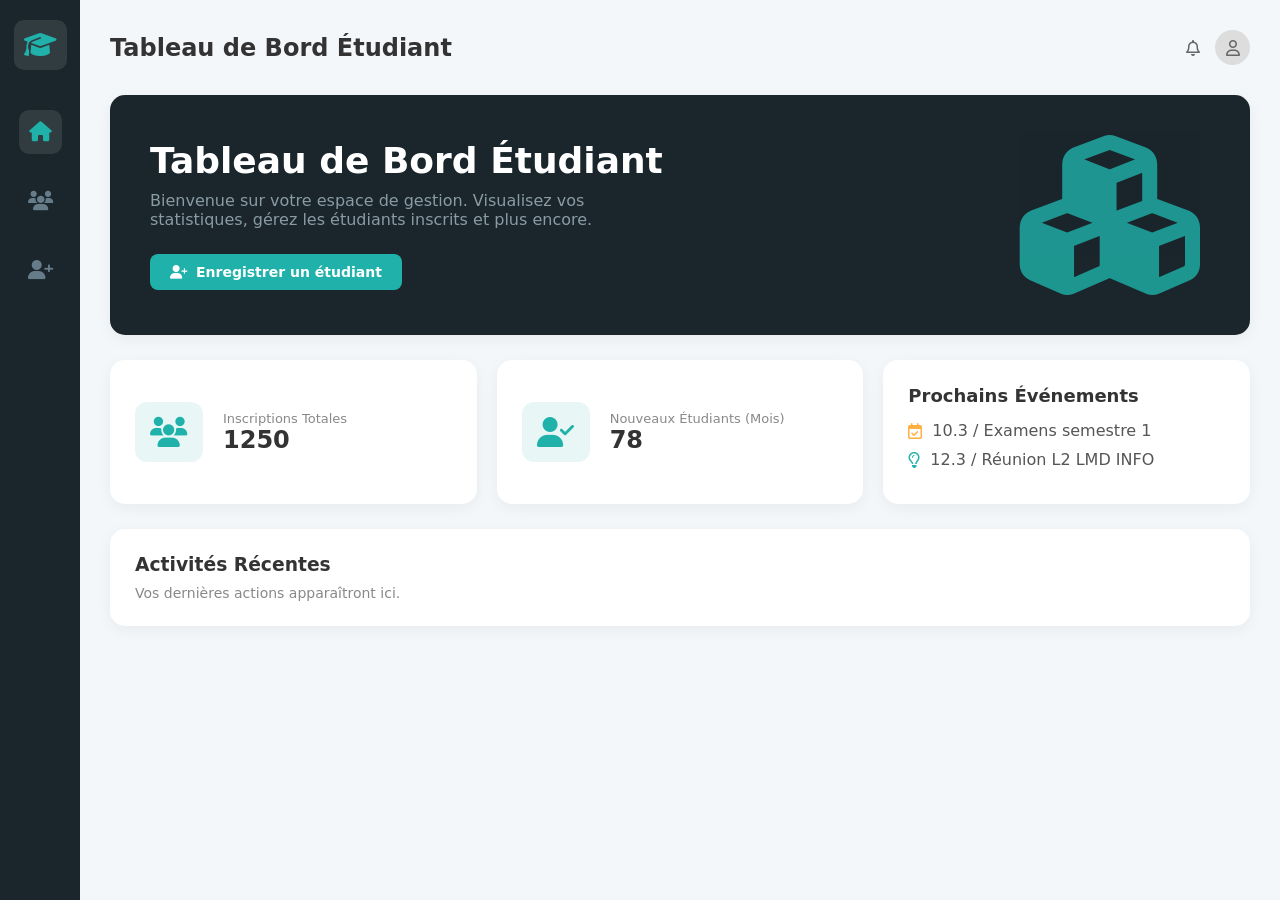
<file: index.html>
<!DOCTYPE html>
<html lang="fr">
<head>
    <meta charset="UTF-8">
    <meta name="viewport" content="width=device-width, initial-scale=1.0">
    <title>Tableau de Bord - Gestion Étudiants</title>
    <link rel="stylesheet" href="https://cdnjs.cloudflare.com/ajax/libs/font-awesome/6.5.1/css/all.min.css">
    <link rel="stylesheet" href="style.css">
    <style>
        .hero-card { background: var(--bg-dark); color: white; display: flex; justify-content: space-between; align-items: center; padding: 40px; margin-bottom: 25px; overflow: hidden; position: relative; }
        .hero-card h1 { font-size: 36px; font-weight: 700; }
        .hero-card p { color: #8a9ba5; max-width: 500px; margin-top: 10px; margin-bottom: 25px; }
        
        .hero-graphics { width: 200px; height: 160px; color: var(--primary); font-size: 160px; display: flex; justify-content: center; align-items: center; opacity: 0.8;}
        
        .stat-card-row { display: flex; gap: 20px; margin-bottom: 25px; }
        .stat-card { flex: 1; display: flex; align-items: center; gap: 20px; }
        .stat-card i { font-size: 30px; color: var(--primary); background-color: var(--primary-light); padding: 15px; border-radius: 12px; }
        .stat-card h3 { font-size: 24px; font-weight: 700; }
        .stat-card p { color: #888; font-size: 13px; }
        
        .events-card { flex: 1; }
        .events-card h3 { font-weight: 600; font-size: 18px; margin-bottom: 15px; }
        .event-item { display: flex; align-items: center; gap: 10px; margin-bottom: 10px; color: #555; }
    </style>
</head>
<body>
    <div class="sidebar">
        <a href="#" class="logo active"><i class="fa-solid fa-graduation-cap"></i></a>
        <a href="index.html" class="active"><i class="fa-solid fa-house"></i></a>
        <a href="liste.html"><i class="fa-solid fa-users"></i></a>
        <a href="inscription.html"><i class="fa-solid fa-user-plus"></i></a>
    </div>
    
    <div class="main-content">
        <header>
            <div>
                <h2>Tableau de Bord Étudiant</h2>
            </div>
            <div class="user-menu">
                <i class="fa-regular fa-bell"></i>
                <div class="avatar"><i class="fa-regular fa-user"></i></div>
            </div>
        </header>
        
        <div class="hero-card card">
            <div>
                <h1>Tableau de Bord Étudiant</h1>
                <p>Bienvenue sur votre espace de gestion. Visualisez vos statistiques, gérez les étudiants inscrits et plus encore.</p>
                <a href="inscription.html" class="btn btn-primary">
                    <i class="fa-solid fa-user-plus"></i> Enregistrer un étudiant
                </a>
            </div>
            <div class="hero-graphics">
                <i class="fa-solid fa-cubes"></i> </div>
        </div>
        
        <div class="stat-card-row">
            <div class="stat-card card">
                <i class="fa-solid fa-users"></i>
                <div>
                    <p>Inscriptions Totales</p>
                    <h3>1250</h3>
                </div>
            </div>
            <div class="stat-card card">
                <i class="fa-solid fa-user-check"></i>
                <div>
                    <p>Nouveaux Étudiants (Mois)</p>
                    <h3>78</h3>
                </div>
            </div>
            <div class="events-card card">
                <h3>Prochains Événements</h3>
                <div class="event-item"><i class="fa-regular fa-calendar-check" style="color:#ffae42"></i> 10.3 / Examens semestre 1</div>
                <div class="event-item"><i class="fa-regular fa-lightbulb" style="color:#20b2aa"></i> 12.3 / Réunion L2 LMD INFO</div>
            </div>
        </div>
        
        <div class="card">
            <h3>Activités Récentes</h3>
            <p style="color:#888; font-size:14px; margin-top:10px;">Vos dernières actions apparaîtront ici.</p>
        </div>
    </div>
</body>
</html>
</file>
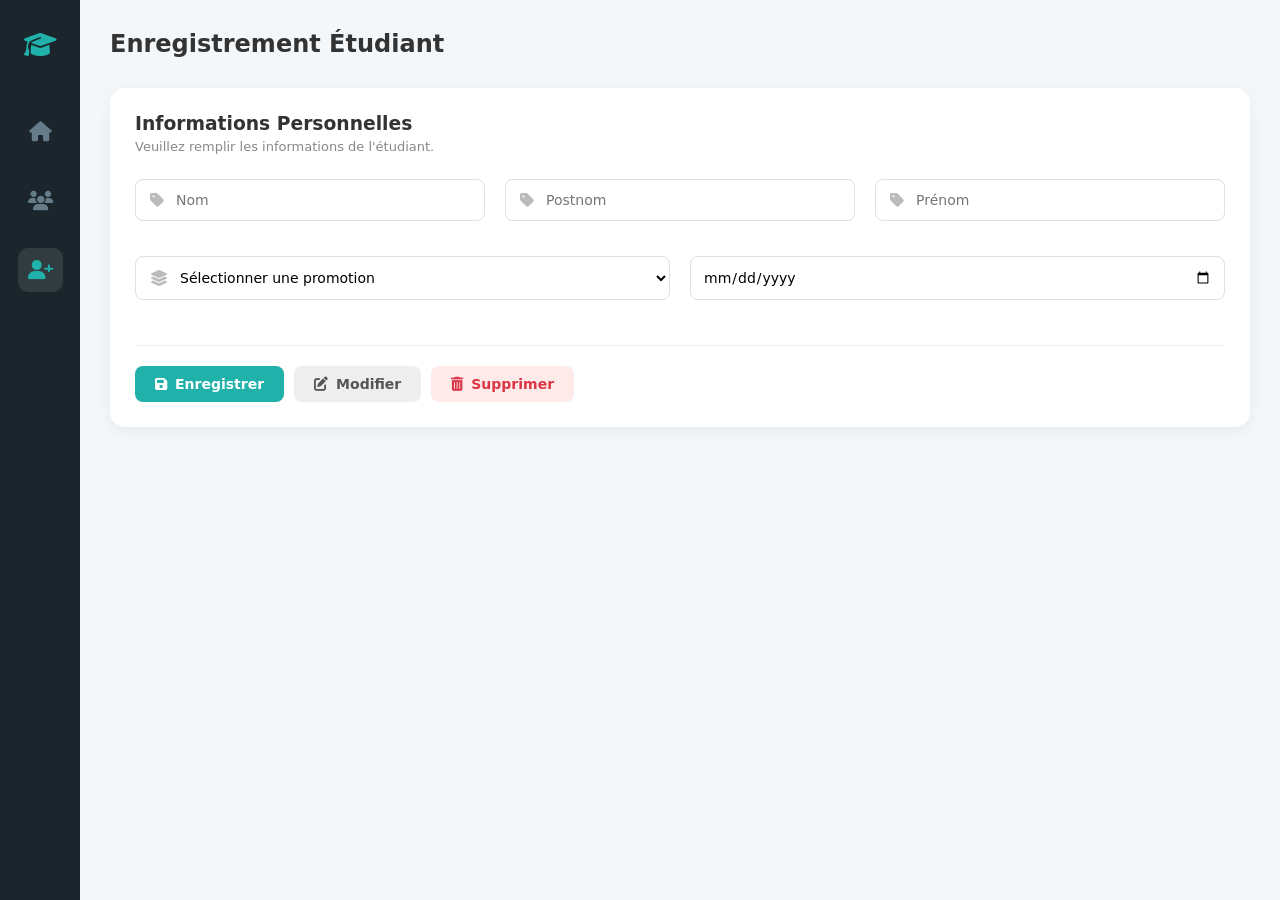
<file: inscription.html>
<!DOCTYPE html>
<html lang="fr">
<head>
    <meta charset="UTF-8">
    <meta name="viewport" content="width=device-width, initial-scale=1.0">
    <title>Enregistrement Étudiant - Gestion Étudiants</title>
    <link rel="stylesheet" href="https://cdnjs.cloudflare.com/ajax/libs/font-awesome/6.5.1/css/all.min.css">
    <link rel="stylesheet" href="style.css">
    <style>
        .form-row-3 { display: grid; grid-template-columns: 1fr 1fr 1fr; gap: 20px; margin-bottom: 20px; }
        .form-row-2 { display: grid; grid-template-columns: 1fr 1fr; gap: 20px; margin-bottom: 30px; }
        
        .form-actions { display: flex; gap: 10px; margin-top: 10px; border-top: 1px solid #eee; padding-top: 20px;}
        
        input[type="date"] { padding-left: 12px; } /* Moins d'espace pour l'icône de calendrier par défaut */
    </style>
</head>
<body>
    <div class="sidebar">
        <a href="#" class="logo"><i class="fa-solid fa-graduation-cap"></i></a>
        <a href="index.html"><i class="fa-solid fa-house"></i></a>
        <a href="liste.html"><i class="fa-solid fa-users"></i></a>
        <a href="inscription.html" class="active"><i class="fa-solid fa-user-plus"></i></a>
    </div>
    
    <div class="main-content">
        <header>
            <h2>Enregistrement Étudiant</h2>
        </header>
        
        <div class="card">
            <h3>Informations Personnelles</h3>
            <p style="color:#888; font-size:13px; margin-top:5px; margin-bottom:25px;">Veuillez remplir les informations de l'étudiant.</p>
            
            <div class="form-row-3">
                <div class="input-group">
                    <i class="fa-solid fa-tag"></i>
                    <input type="text" placeholder="Nom">
                </div>
                <div class="input-group">
                    <i class="fa-solid fa-tag"></i>
                    <input type="text" placeholder="Postnom">
                </div>
                <div class="input-group">
                    <i class="fa-solid fa-tag"></i>
                    <input type="text" placeholder="Prénom">
                </div>
            </div>
            
            <div class="form-row-2">
                <div class="input-group">
                    <i class="fa-solid fa-layer-group"></i>
                    <select>
                        <option value="">Sélectionner une promotion</option>
                        <option value="L1 LMD INFO">L1 LMD INFO</option>
                        <option value="L2 LMD INFO">L2 LMD INFO</option>
                        <option value="L3 LMD INFO">L3 LMD INFO</option>
                        <option value="L4 LMD INFO">L4 LMD INFO</option>
                    </select>
                </div>
                <div class="input-group">
                    <input type="date"> </div>
            </div>
            
            <div class="form-actions">
                <button class="btn btn-primary"><i class="fa-solid fa-floppy-disk"></i> Enregistrer</button>
                <button class="btn btn-secondary"><i class="fa-solid fa-pen-to-square"></i> Modifier</button>
                <button class="btn btn-danger"><i class="fa-solid fa-trash-can"></i> Supprimer</button>
            </div>
        </div>
    </div>
</body>
</html>
</file>
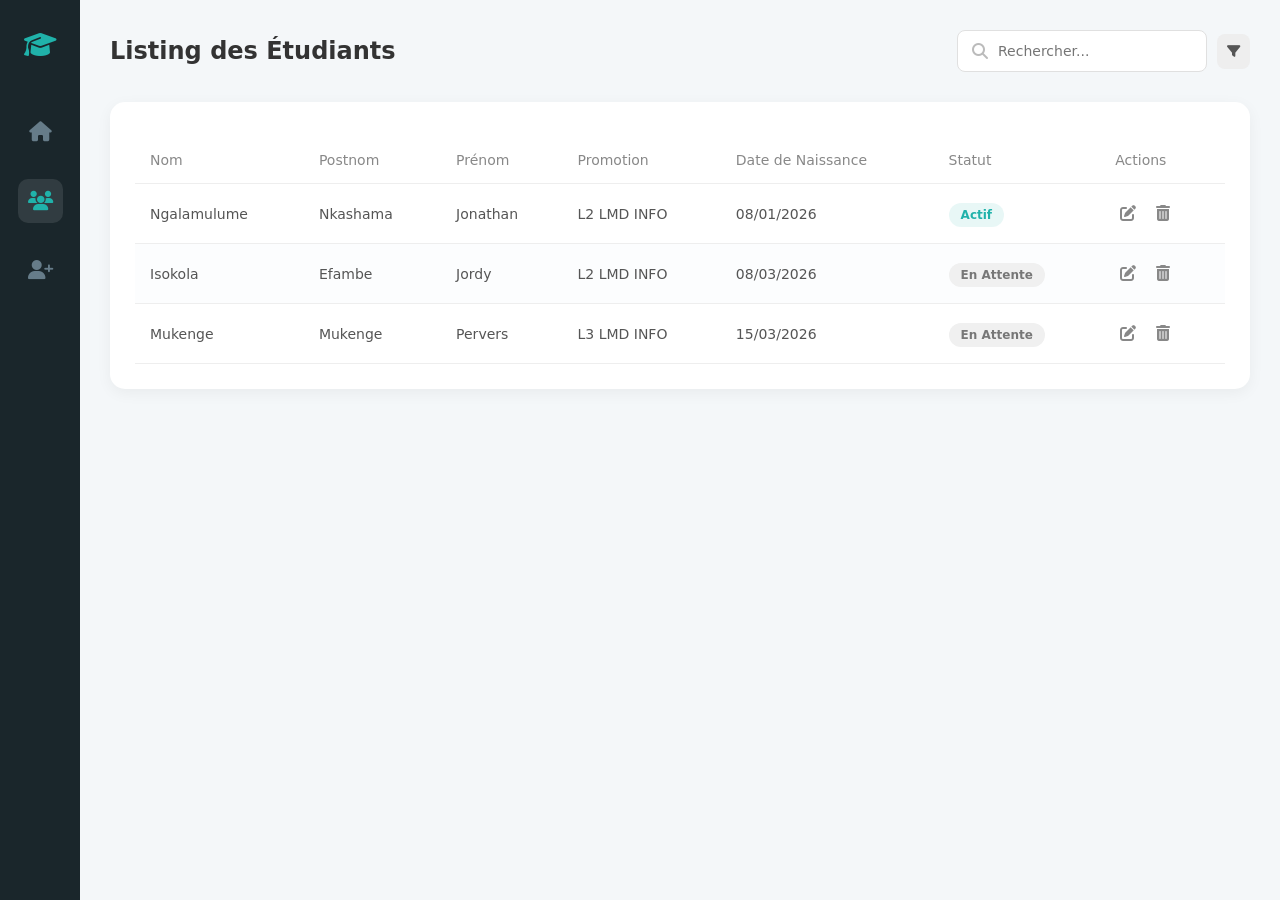
<file: liste.html>
<!DOCTYPE html>
<html lang="fr">
<head>
    <meta charset="UTF-8">
    <meta name="viewport" content="width=device-width, initial-scale=1.0">
    <title>Listing des Étudiants - Gestion Étudiants</title>
    <link rel="stylesheet" href="https://cdnjs.cloudflare.com/ajax/libs/font-awesome/6.5.1/css/all.min.css">
    <link rel="stylesheet" href="style.css">
    <style>
        .header-actions { display: flex; gap: 10px; align-items: center; }
        .filter-btn { background-color: #eee; border: none; padding: 10px; border-radius: 8px; color: #555; cursor: pointer; }
    </style>
</head>
<body>
    <div class="sidebar">
        <a href="#" class="logo"><i class="fa-solid fa-graduation-cap"></i></a>
        <a href="index.html"><i class="fa-solid fa-house"></i></a>
        <a href="liste.html" class="active"><i class="fa-solid fa-users"></i></a>
        <a href="inscription.html"><i class="fa-solid fa-user-plus"></i></a>
    </div>
    
    <div class="main-content">
        <header>
            <h2>Listing des Étudiants</h2>
            <div class="header-actions">
                <div class="input-group" style="margin-bottom:0;">
                    <i class="fa-solid fa-search"></i>
                    <input type="text" placeholder="Rechercher..." style="width:250px;">
                </div>
                <button class="filter-btn"><i class="fa-solid fa-filter"></i></button>
            </div>
        </header>
        
        <div class="card">
            <table>
                <thead>
                    <tr>
                        <th>Nom</th>
                        <th>Postnom</th>
                        <th>Prénom</th>
                        <th>Promotion</th>
                        <th>Date de Naissance</th>
                        <th>Statut</th>
                        <th>Actions</th>
                    </tr>
                </thead>
                <tbody>
                    <tr>
                        <td>Ngalamulume</td><td>Nkashama</td><td>Jonathan</td><td>L2 LMD INFO</td>
                        <td>08/01/2026</td>
                        <td><span class="status active">Actif</span></td>
                        <td>
                            <button class="action-btn"><i class="fa-solid fa-pen-to-square"></i></button>
                            <button class="action-btn delete"><i class="fa-solid fa-trash-can"></i></button>
                        </td>
                    </tr>
                    <tr style="background: #fcfdfe;">
                        <td>Isokola</td><td>Efambe</td><td>Jordy</td><td>L2 LMD INFO</td>
                        <td>08/03/2026</td>
                        <td><span class="status pending">En attente</span></td>
                        <td>
                            <button class="action-btn"><i class="fa-solid fa-pen-to-square"></i></button>
                            <button class="action-btn delete"><i class="fa-solid fa-trash-can"></i></button>
                        </td>
                    </tr>
                    <tr>
                        <td>Mukenge</td><td>Mukenge</td><td>Pervers</td><td>L3 LMD INFO</td>
                        <td>15/03/2026</td>
                        <td><span class="status pending">En attente</span></td>
                        <td>
                            <button class="action-btn"><i class="fa-solid fa-pen-to-square"></i></button>
                            <button class="action-btn delete"><i class="fa-solid fa-trash-can"></i></button>
                        </td>
                    </tr>
                </tbody>
            </table>
        </div>
    </div>
</body>
</html>
</file>
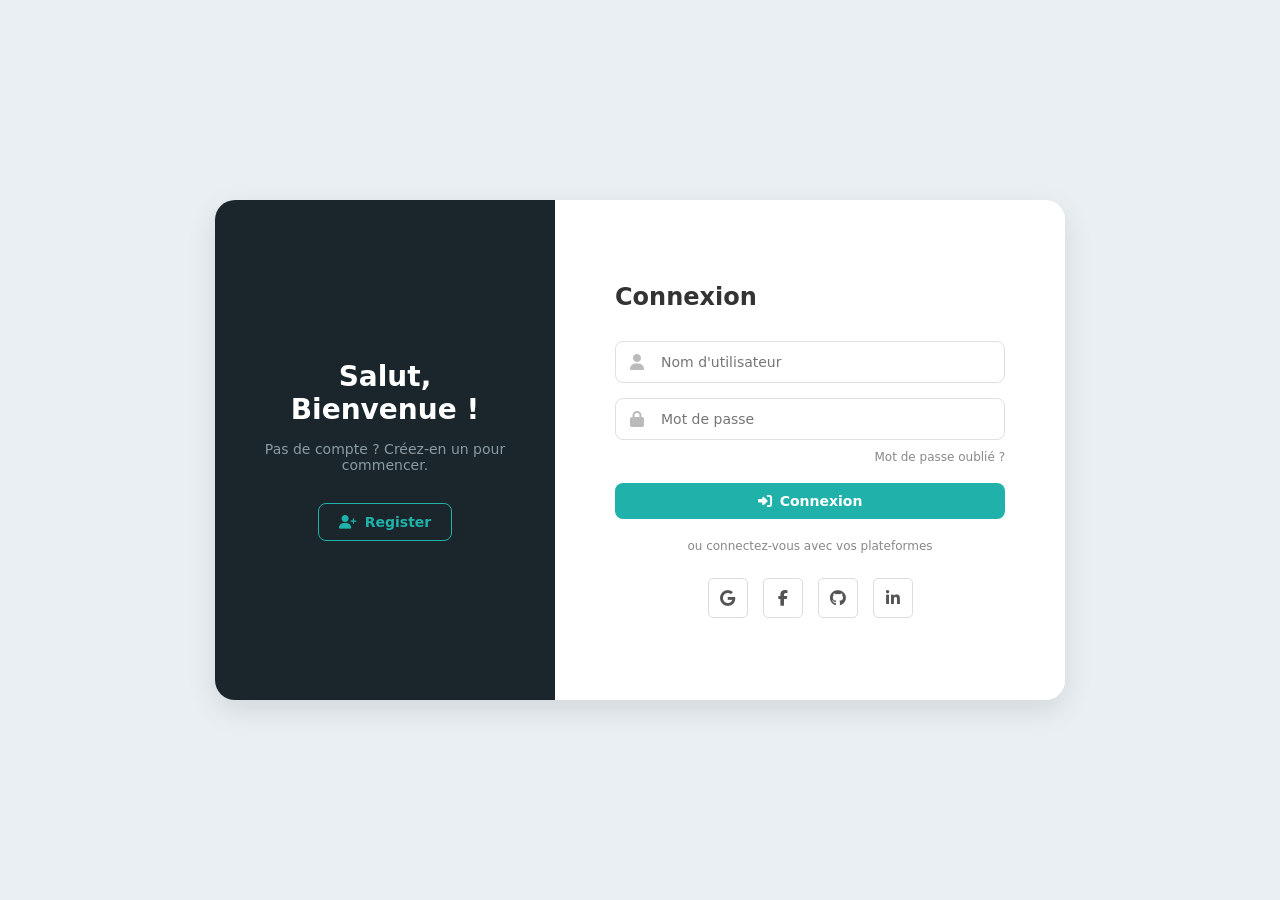
<file: login.html>
<!DOCTYPE html>
<html lang="fr">
<head>
    <meta charset="UTF-8">
    <meta name="viewport" content="width=device-width, initial-scale=1.0">
    <title>Connexion - Gestion Étudiants</title>
    <link rel="stylesheet" href="https://cdnjs.cloudflare.com/ajax/libs/font-awesome/6.5.1/css/all.min.css">
    <link rel="stylesheet" href="style.css">
    <style>
        body { justify-content: center; align-items: center; background: #e9eff3; padding: 0; margin: 0; }
        .login-container { display: flex; width: 850px; height: 500px; border-radius: 20px; overflow: hidden; padding: 0; background: white; box-shadow: 0 10px 30px rgba(0,0,0,0.1); }
        .login-left { background: var(--bg-dark); width: 40%; color: white; display: flex; flex-direction: column; justify-content: center; align-items: center; padding: 40px; text-align: center; }
        .login-right { background: white; width: 60%; padding: 60px; display: flex; flex-direction: column; justify-content: center; }
        
        .login-left h1 { font-size: 28px; margin-bottom: 15px; }
        .login-left p { color: #8a9ba5; font-size: 14px; margin-bottom: 30px; }
        
        .login-right h2 { font-size: 24px; font-weight: 600; margin-bottom: 30px; }
        
        .login-right input { padding-left: 45px; } /* Plus d'espace pour l'icône de connexion */
        
        .social-login { display: flex; justify-content: center; gap: 15px; margin-top: 25px; }
        .social-btn { width: 40px; height: 40px; border-radius: 5px; border: 1px solid #ddd; display: flex; justify-content: center; align-items: center; color: #555; cursor: pointer; text-decoration: none; }
    </style>
</head>
<body>
    <div class="login-container">
        <div class="login-left">
            <h1>Salut, Bienvenue !</h1>
            <p>Pas de compte ? Créez-en un pour commencer.</p>
            <a href="login.html" class="btn" style="border: 1px solid var(--primary); color: var(--primary);">
                <i class="fa-solid fa-user-plus"></i> Register
            </a>
        </div>
        <div class="login-right">
            <h2>Connexion</h2>
            
            <div class="input-group">
                <i class="fa-solid fa-user"></i>
                <input type="text" placeholder="Nom d'utilisateur">
            </div>
            
            <div class="input-group">
                <i class="fa-solid fa-lock"></i>
                <input type="password" placeholder="Mot de passe">
            </div>
            
            <p style="text-align: right; font-size: 12px; color: var(--text-muted); cursor: pointer; margin-top: -5px;">Mot de passe oublié ?</p>
            
            <br>
            <a href="index.html" class="btn btn-primary" style="width: 100%; justify-content: center;">
                <i class="fa-solid fa-sign-in-alt"></i> Connexion
            </a>
            
            <p style="text-align: center; font-size: 12px; color: var(--text-muted); margin-top: 20px;">ou connectez-vous avec vos plateformes</p>
            
            <div class="social-login">
                <a href="#" class="social-btn"><i class="fa-brands fa-google"></i></a>
                <a href="#" class="social-btn"><i class="fa-brands fa-facebook-f"></i></a>
                <a href="#" class="social-btn"><i class="fa-brands fa-github"></i></a>
                <a href="#" class="social-btn"><i class="fa-brands fa-linkedin-in"></i></a>
            </div>
        </div>
    </div>
</body>
</html>
</file>
<file: style.css>
:root {
    --bg-dark: #1a262b; /* Ton bleu très sombre */
    --bg-light: #f4f7f9; /* Le fond clair */
    --primary: #20b2aa; /* Ton vert émeraude */
    --primary-light: rgba(32, 178, 170, 0.1);
    --text-dark: #333;
    --text-light: #fff;
    --text-muted: #888;
    --sidebar-width: 80px;
    --shadow: 0 4px 15px rgba(0,0,0,0.05);
}

* { margin: 0; padding: 0; box-sizing: border-box; font-family: 'Segoe UI', system-ui, sans-serif; }

body { display: flex; height: 100vh; background-color: var(--bg-light); color: var(--text-dark); }

/* Barre latérale (Sidebar) */
.sidebar {
    width: var(--sidebar-width);
    background-color: var(--bg-dark);
    display: flex;
    flex-direction: column;
    align-items: center;
    padding-top: 20px;
    height: 100%;
    position: fixed;
    left: 0;
    top: 0;
}

.sidebar a {
    color: #667c89; /* Couleur des icônes inactives */
    font-size: 20px;
    margin-bottom: 25px;
    cursor: pointer;
    text-decoration: none;
    padding: 10px;
    border-radius: 10px;
    transition: all 0.2s;
}

.sidebar a:hover {
    background-color: rgba(255, 255, 255, 0.05);
    color: var(--text-light);
}

.sidebar .logo {
    color: var(--primary);
    font-size: 26px;
    margin-bottom: 40px;
}

.sidebar .active {
    background-color: rgba(255, 255, 255, 0.1);
    color: var(--primary);
}

/* Contenu Principal (Main Content) */
.main-content {
    flex: 1;
    overflow-y: auto;
    padding: 30px;
    margin-left: var(--sidebar-width); /* Pour laisser la place à la sidebar fixe */
}

/* En-tête (Header) */
header {
    display: flex;
    justify-content: space-between;
    align-items: center;
    margin-bottom: 30px;
}

header h2 { font-weight: 600; font-size: 24px; }

header .user-menu {
    display: flex;
    align-items: center;
    gap: 15px;
    color: #666;
}

header .user-menu i { cursor: pointer; }
header .user-menu .avatar {
    width: 35px;
    height: 35px;
    border-radius: 50%;
    background-color: #ddd;
    display: flex;
    justify-content: center;
    align-items: center;
}

/* Éléments Communs */
.card {
    background: white;
    border-radius: 15px;
    padding: 25px;
    box-shadow: var(--shadow);
}

.btn {
    padding: 10px 20px;
    border-radius: 8px;
    border: none;
    cursor: pointer;
    font-weight: 600;
    text-decoration: none;
    display: inline-flex;
    align-items: center;
    gap: 8px;
    font-size: 14px;
    transition: opacity 0.2s;
}

.btn:hover { opacity: 0.9; }

.btn-primary { background-color: var(--primary); color: white; }
.btn-secondary { background-color: #eee; color: #555; }
.btn-danger { background-color: #ffeaea; color: #dc3545; }

/* Inputs et Formulaires */
.input-group {
    position: relative;
    margin-bottom: 15px;
}

.input-group i {
    position: absolute;
    left: 15px;
    top: 50%;
    transform: translateY(-50%);
    color: #bbb;
}

input[type="text"],
input[type="password"],
input[type="date"],
select {
    width: 100%;
    padding: 12px 12px 12px 40px; /* Espace pour l'icône à gauche */
    border-radius: 8px;
    border: 1px solid #e0e0e0;
    background-color: #fff;
    font-size: 14px;
}

/* Pour le champ de recherche sans icône interne */
.search-input {
    padding-left: 15px !important;
}

/* Tableaux */
table { width: 100%; border-collapse: collapse; margin-top: 10px; }
th { text-align: left; padding: 15px; font-size: 14px; color: #888; font-weight: 500; border-bottom: 1px solid #eee;}
td { padding: 15px; border-bottom: 1px solid #eee; font-size: 14px; color: #555; }

tr:hover td { background-color: #fcfdfe; }

.status { padding: 5px 12px; border-radius: 20px; font-size: 12px; font-weight: 600; text-transform: capitalize; }
.status.active { background-color: var(--primary-light); color: var(--primary); }
.status.pending { background-color: #f0f0f0; color: #777; }

.action-btn {
    background: none;
    border: none;
    color: #888;
    cursor: pointer;
    font-size: 16px;
    padding: 5px;
    margin-right: 5px;
    transition: color 0.2s;
}

.action-btn:hover { color: var(--primary); }
.action-btn.delete:hover { color: #dc3545; }
</file>
